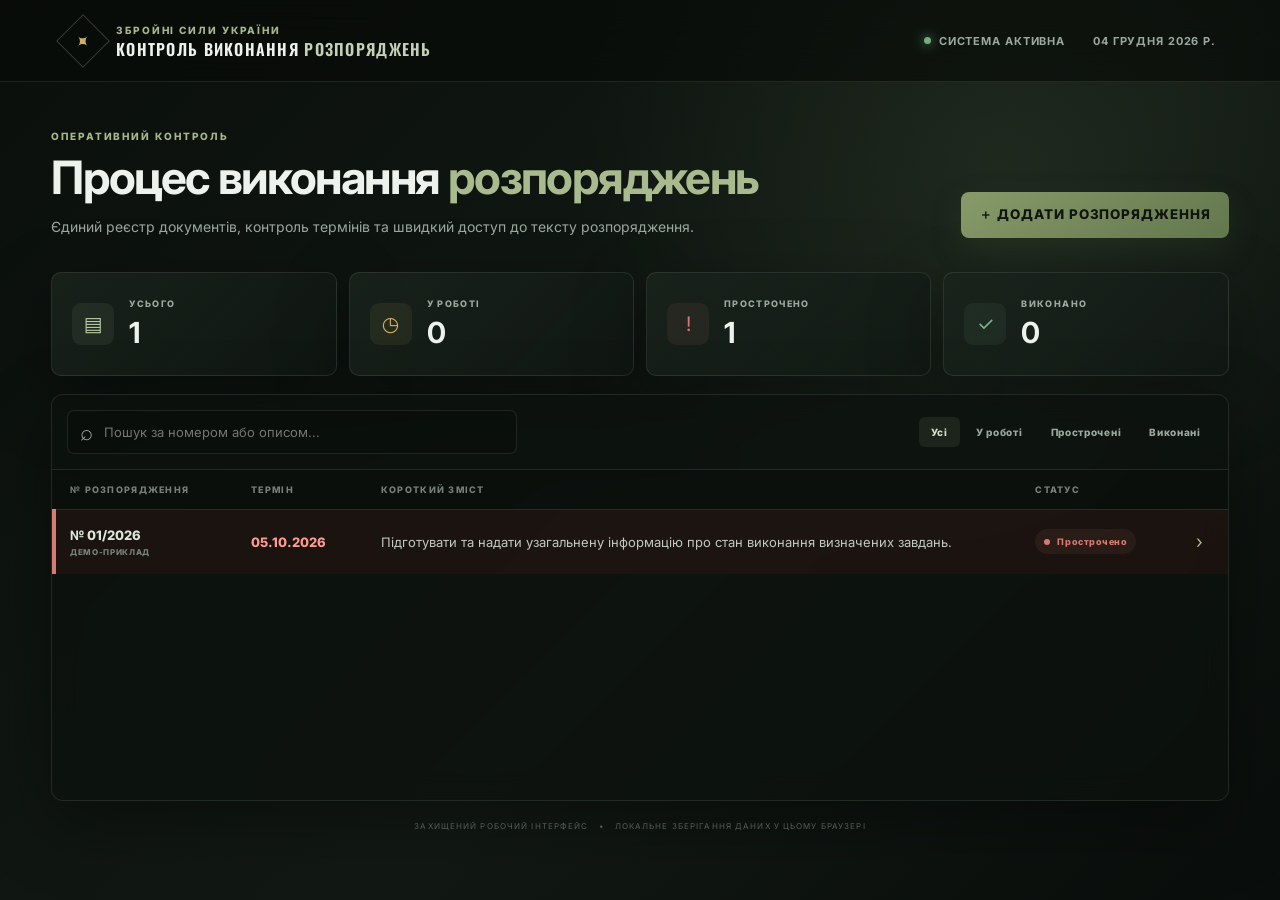
<file: index.html>
<!doctype html>
<html lang="uk">
<head>
  <meta charset="UTF-8" />
  <meta name="viewport" content="width=device-width, initial-scale=1.0" />
  <meta name="theme-color" content="#111713" />
  <meta name="description" content="Дашборд контролю виконання розпоряджень" />
  <title>Контроль виконання розпоряджень</title>
  <link rel="preconnect" href="https://fonts.googleapis.com">
  <link rel="preconnect" href="https://fonts.gstatic.com" crossorigin>
  <link href="https://fonts.googleapis.com/css2?family=Inter:wght@400;500;600;700;800&family=Oswald:wght@500;600&display=swap" rel="stylesheet">
  <link rel="stylesheet" href="styles.css" />
</head>
<body>
  <div class="backdrop" aria-hidden="true">
    <div class="grain"></div>
    <div class="grid"></div>
    <div class="crest-mark">UA</div>
  </div>

  <header class="topbar">
    <div class="brand">
      <div class="brand-mark">✦</div>
      <div>
        <div class="eyebrow">ЗБРОЙНІ СИЛИ УКРАЇНИ</div>
        <h1>КОНТРОЛЬ ВИКОНАННЯ <span>РОЗПОРЯДЖЕНЬ</span></h1>
      </div>
    </div>
    <div class="topbar-meta">
      <div class="live-dot"><i></i> СИСТЕМА АКТИВНА</div>
      <div id="currentDate" class="current-date"></div>
    </div>
  </header>

  <main class="shell">
    <section class="hero-row">
      <div>
        <div class="section-kicker">ОПЕРАТИВНИЙ КОНТРОЛЬ</div>
        <h2>Процес виконання <em>розпоряджень</em></h2>
        <p class="subtitle">Єдиний реєстр документів, контроль термінів та швидкий доступ до тексту розпорядження.</p>
      </div>
      <button class="primary-btn" id="addBtn"><span>＋</span> ДОДАТИ РОЗПОРЯДЖЕННЯ</button>
    </section>

    <section class="stats" id="stats">
      <article class="stat-card"><div class="stat-icon">▤</div><div><span>УСЬОГО</span><strong id="totalCount">0</strong></div></article>
      <article class="stat-card warning"><div class="stat-icon">◷</div><div><span>У РОБОТІ</span><strong id="progressCount">0</strong></div></article>
      <article class="stat-card danger"><div class="stat-icon">!</div><div><span>ПРОСТРОЧЕНО</span><strong id="overdueCount">0</strong></div></article>
      <article class="stat-card success"><div class="stat-icon">✓</div><div><span>ВИКОНАНО</span><strong id="doneCount">0</strong></div></article>
    </section>

    <section class="workspace">
      <div class="toolbar">
        <label class="searchbox"><span>⌕</span><input id="searchInput" type="search" placeholder="Пошук за номером або описом..." /></label>
        <div class="filters" role="group" aria-label="Фільтр статусу">
          <button class="filter active" data-filter="all">Усі</button>
          <button class="filter" data-filter="progress">У роботі</button>
          <button class="filter" data-filter="overdue">Прострочені</button>
          <button class="filter" data-filter="done">Виконані</button>
        </div>
      </div>

      <div class="table-wrap">
        <table>
          <thead><tr><th>№ РОЗПОРЯДЖЕННЯ</th><th>ТЕРМІН</th><th>КОРОТКИЙ ЗМІСТ</th><th>СТАТУС</th><th></th></tr></thead>
          <tbody id="ordersBody"></tbody>
        </table>
        <div class="empty-state" id="emptyState">
          <div class="empty-mark">＋</div>
          <h3>Розпоряджень ще немає</h3>
          <p>Додайте перше розпорядження, щоб сформувати реєстр.</p>
          <button class="secondary-btn" id="emptyAddBtn">ДОДАТИ РОЗПОРЯДЖЕННЯ</button>
        </div>
      </div>
    </section>

    <div class="footer-note"><span>ЗАХИЩЕНИЙ РОБОЧИЙ ІНТЕРФЕЙС</span><span>•</span><span>ЛОКАЛЬНЕ ЗБЕРІГАННЯ ДАНИХ У ЦЬОМУ БРАУЗЕРІ</span></div>
  </main>

  <dialog id="orderDialog" class="dialog">
    <form method="dialog" id="orderForm" class="dialog-card">
      <button type="button" class="close-btn" id="closeDialog" aria-label="Закрити">×</button>
      <div class="dialog-kicker">НОВИЙ ЗАПИС</div>
      <h2>Додати розпорядження</h2>
      <p class="dialog-subtitle">Заповніть основні реквізити та прикріпіть файл документа.</p>

      <div class="form-grid">
        <label><span>№ РОЗПОРЯДЖЕННЯ *</span><input id="orderNumber" required placeholder="Наприклад: 27/2026" /></label>
        <label><span>КІНЦЕВИЙ ТЕРМІН *</span><input id="deadline" required type="date" /></label>
      </div>
      <label><span>ЩО ПОТРІБНО ВИКОНАТИ *</span><textarea id="description" required rows="4" placeholder="Коротко сформулюйте завдання..."></textarea></label>

      <div class="file-drop" id="fileDrop">
        <input id="fileInput" type="file" accept=".pdf,.doc,.docx,.txt,.png,.jpg,.jpeg" hidden />
        <div class="file-icon">⌁</div>
        <div><strong id="fileTitle">Перетягніть файл сюди або оберіть його</strong><small>PDF, DOC, DOCX, TXT, JPG, PNG</small></div>
        <button type="button" class="choose-btn" id="chooseFile">ОБРАТИ ФАЙЛ</button>
      </div>
      <div class="file-error" id="fileError"></div>

      <div class="dialog-actions"><button type="button" class="ghost-btn" id="cancelBtn">СКАСУВАТИ</button><button type="submit" class="primary-btn">ЗБЕРЕГТИ РОЗПОРЯДЖЕННЯ</button></div>
    </form>
  </dialog>

  <dialog id="viewerDialog" class="viewer-dialog">
    <div class="viewer-shell">
      <header class="viewer-header"><div><span class="dialog-kicker">ДОКУМЕНТ</span><h2 id="viewerTitle"></h2></div><button class="close-btn" id="closeViewer">×</button></header>
      <div class="viewer-meta" id="viewerMeta"></div>
      <div class="viewer-content" id="viewerContent"></div>
    </div>
  </dialog>

  <div class="toast" id="toast"></div>
  <script src="app.js"></script>
</body>
</html>
</file>
<file: styles.css>
:root{--bg:#0b100d;--panel:rgba(21,29,24,.84);--panel2:rgba(29,39,32,.76);--line:rgba(216,225,215,.11);--text:#edf2ec;--muted:#9ca89f;--olive:#71845a;--olive2:#a7b78a;--gold:#d0ae62;--danger:#d77a72;--success:#80b38c;--shadow:0 24px 70px rgba(0,0,0,.35)}*{box-sizing:border-box}html{background:var(--bg)}body{margin:0;min-height:100vh;color:var(--text);font-family:Inter,system-ui,sans-serif;background:radial-gradient(circle at 78% 18%,rgba(91,116,79,.18),transparent 34%),linear-gradient(135deg,#0a0f0c,#121914 58%,#090d0b);overflow-x:hidden}.backdrop{position:fixed;inset:0;z-index:-1;overflow:hidden;background:linear-gradient(120deg,rgba(5,8,6,.94),rgba(12,18,14,.82)),url('https://images.unsplash.com/photo-1579912437766-7896df6d3cd3?auto=format&fit=crop&w=2200&q=80') center/cover}.backdrop:after{content:"";position:absolute;inset:0;background:radial-gradient(circle at 65% 50%,transparent,rgba(4,7,5,.65) 72%)}.grain{position:absolute;inset:0;opacity:.07;background-image:url("data:image/svg+xml,%3Csvg viewBox='0 0 180 180' xmlns='http://www.w3.org/2000/svg'%3E%3Cfilter id='n'%3E%3CfeTurbulence type='fractalNoise' baseFrequency='.9' numOctaves='4' stitchTiles='stitch'/%3E%3C/filter%3E%3Crect width='100%25' height='100%25' filter='url(%23n)' opacity='.5'/%3E%3C/svg%3E")}.grid{position:absolute;inset:0;background-image:linear-gradient(rgba(255,255,255,.018) 1px,transparent 1px),linear-gradient(90deg,rgba(255,255,255,.018) 1px,transparent 1px);background-size:48px 48px}.crest-mark{position:absolute;right:-100px;top:13%;font:800 330px/1 Oswald,sans-serif;color:rgba(184,202,177,.025);letter-spacing:-.06em}.topbar{height:82px;padding:0 clamp(20px,5vw,72px);border-bottom:1px solid var(--line);background:rgba(8,12,9,.66);backdrop-filter:blur(18px);display:flex;align-items:center;justify-content:space-between}.brand{display:flex;align-items:center;gap:14px}.brand-mark{width:38px;height:38px;display:grid;place-items:center;border:1px solid rgba(190,207,175,.25);color:var(--gold);font-size:18px;transform:rotate(45deg)}.brand-mark::first-letter{transform:rotate(-45deg)}.eyebrow,.section-kicker,.dialog-kicker{font-size:10px;font-weight:800;letter-spacing:.19em;color:var(--olive2)}h1{font:600 16px/1 Oswald,sans-serif;letter-spacing:.08em;margin:5px 0 0}h1 span{color:#c4d0b8}.topbar-meta{display:flex;align-items:center;gap:28px;color:var(--muted);font-size:11px;font-weight:700;letter-spacing:.08em}.live-dot{display:flex;align-items:center;gap:8px}.live-dot i{width:7px;height:7px;background:#75ad7e;border-radius:50%;box-shadow:0 0 12px #75ad7e}.shell{max-width:1440px;margin:0 auto;padding:48px clamp(20px,4vw,60px) 24px}.hero-row{display:flex;justify-content:space-between;gap:30px;align-items:end;margin-bottom:34px}.section-kicker{margin-bottom:12px}h2{font-size:clamp(28px,4vw,46px);line-height:1.04;letter-spacing:-.035em;margin:0;font-weight:700}h2 em{font-style:normal;color:#a8ba8e}.subtitle{max-width:690px;color:var(--muted);line-height:1.65;font-size:14px;margin:13px 0 0}.primary-btn,.secondary-btn,.choose-btn,.ghost-btn,.filter{font-family:inherit;border:0;cursor:pointer;font-weight:800;letter-spacing:.07em}.primary-btn{background:linear-gradient(135deg,#879a69,#64784f);color:#10150f;padding:14px 18px;border-radius:8px;box-shadow:0 12px 30px rgba(60,80,48,.25);white-space:nowrap}.primary-btn:hover{filter:brightness(1.08);transform:translateY(-1px)}.stats{display:grid;grid-template-columns:repeat(4,1fr);gap:12px;margin-bottom:18px}.stat-card{min-height:104px;padding:20px;background:linear-gradient(135deg,rgba(25,35,28,.88),rgba(17,24,20,.72));border:1px solid var(--line);border-radius:10px;box-shadow:var(--shadow);display:flex;align-items:center;gap:15px}.stat-icon{width:42px;height:42px;border-radius:9px;display:grid;place-items:center;background:rgba(164,184,142,.09);color:#b9cba1;font-size:20px}.stat-card.warning .stat-icon{color:var(--gold);background:rgba(208,174,98,.08)}.stat-card.danger .stat-icon{color:var(--danger);background:rgba(215,122,114,.08)}.stat-card.success .stat-icon{color:var(--success);background:rgba(128,179,140,.08)}.stat-card span{display:block;color:var(--muted);font-size:9px;font-weight:800;letter-spacing:.15em;margin-bottom:6px}.stat-card strong{font-size:29px}.workspace{background:rgba(12,18,14,.76);border:1px solid var(--line);border-radius:12px;overflow:hidden;box-shadow:var(--shadow);backdrop-filter:blur(14px)}.toolbar{padding:15px;border-bottom:1px solid var(--line);display:flex;gap:14px;justify-content:space-between;align-items:center}.searchbox{flex:1;max-width:450px;display:flex;align-items:center;gap:9px;padding:0 12px;border:1px solid var(--line);border-radius:7px;background:rgba(0,0,0,.14)}.searchbox span{font-size:22px;color:var(--muted)}.searchbox input{width:100%;height:42px;background:transparent;border:0;outline:0;color:var(--text);font:inherit;font-size:13px}.filters{display:flex;gap:4px}.filter{background:transparent;color:var(--muted);padding:9px 12px;border-radius:6px;font-size:10px}.filter.active,.filter:hover{background:rgba(142,163,116,.12);color:#d3ddca}.table-wrap{min-height:330px;overflow:auto}table{width:100%;border-collapse:collapse}th{padding:14px 18px;text-align:left;color:#768078;font-size:9px;letter-spacing:.14em;font-weight:800;background:rgba(0,0,0,.12)}td{padding:17px 18px;border-top:1px solid var(--line);font-size:13px;vertical-align:middle}tbody tr{cursor:pointer;transition:.16s}tbody tr:hover{background:rgba(154,178,131,.045)}tbody tr.row-overdue{background:rgba(145,35,35,.11);box-shadow:inset 4px 0 0 var(--danger)}tbody tr.row-overdue:hover{background:rgba(165,45,45,.16)}tbody tr.row-due-soon{background:rgba(208,174,98,.055);box-shadow:inset 4px 0 0 rgba(208,174,98,.7)}td:first-child{font-weight:800;color:#dfe7db}.description{max-width:560px;color:#c1c9c2;line-height:1.45}.deadline{white-space:nowrap;color:#cdd5cd}.row-overdue .deadline{color:#ff9a92;font-weight:800}.row-due-soon .deadline{color:#e3c475;font-weight:800}.status{display:inline-flex;align-items:center;gap:7px;padding:7px 9px;border-radius:999px;font-size:9px;font-weight:800;letter-spacing:.06em}.status:before{content:"";width:6px;height:6px;border-radius:50%;background:currentColor}.status.progress{color:var(--gold);background:rgba(208,174,98,.08)}.status.overdue{color:var(--danger);background:rgba(215,122,114,.08)}.status.done{color:var(--success);background:rgba(128,179,140,.08)}.open-link{color:#a9bc91;font-size:18px}.empty-state{text-align:center;padding:76px 20px}.empty-mark{width:54px;height:54px;border:1px dashed rgba(169,190,145,.35);border-radius:50%;display:grid;place-items:center;margin:0 auto 15px;color:#9eb383;font-size:25px}.empty-state h3{margin:0 0 7px;font-size:16px}.empty-state p{color:var(--muted);font-size:12px;margin:0 0 18px}.secondary-btn{padding:11px 14px;border-radius:7px;background:rgba(137,160,112,.12);color:#b9caa6;border:1px solid rgba(137,160,112,.22);font-size:9px}.footer-note{display:flex;justify-content:center;gap:10px;color:#667068;font-size:8px;letter-spacing:.14em;padding:20px}.dialog,.viewer-dialog{border:0;padding:0;background:transparent;color:var(--text);max-width:none}.dialog::backdrop,.viewer-dialog::backdrop{background:rgba(2,5,3,.78);backdrop-filter:blur(8px)}.dialog-card{width:min(650px,calc(100vw - 30px));padding:28px;border:1px solid rgba(202,218,194,.14);border-radius:13px;background:linear-gradient(145deg,#1a241d,#111812);box-shadow:0 30px 100px #000;position:relative}.dialog-card h2{font-size:28px;margin-top:7px}.dialog-subtitle{color:var(--muted);font-size:12px;margin:9px 0 23px}.close-btn{position:absolute;right:18px;top:16px;border:0;background:transparent;color:#849088;font-size:28px;cursor:pointer}.form-grid{display:grid;grid-template-columns:1fr 1fr;gap:12px}.dialog-card label{display:block;margin-bottom:14px}.dialog-card label>span{display:block;font-size:9px;letter-spacing:.13em;color:#879289;font-weight:800;margin-bottom:7px}.dialog-card input,.dialog-card textarea{width:100%;border:1px solid var(--line);background:rgba(0,0,0,.16);border-radius:7px;padding:12px;color:var(--text);font:inherit;font-size:12px;outline:none}.dialog-card input:focus,.dialog-card textarea:focus{border-color:rgba(160,184,133,.5)}.file-drop{display:flex;align-items:center;gap:13px;border:1px dashed rgba(151,174,130,.3);border-radius:8px;padding:14px;background:rgba(126,151,104,.04);margin:4px 0 8px}.file-icon{font-size:22px;color:#a5b98e}.file-drop strong{display:block;font-size:11px}.file-drop small{display:block;color:#737e76;font-size:9px;margin-top:4px}.choose-btn{margin-left:auto;background:rgba(154,177,130,.1);border:1px solid rgba(154,177,130,.2);color:#b5c6a0;padding:9px;border-radius:6px;font-size:9px}.file-error{min-height:15px;color:#d77a72;font-size:10px}.dialog-actions{display:flex;justify-content:flex-end;gap:8px;margin-top:16px}.ghost-btn{padding:13px;background:transparent;color:#8d978f;font-size:9px}.viewer-dialog{width:100%;height:100%;margin:0}.viewer-shell{height:100vh;background:#0b100d;display:flex;flex-direction:column}.viewer-header{position:relative;padding:19px 30px;border-bottom:1px solid var(--line);display:flex;justify-content:space-between;align-items:center}.viewer-header h2{font-size:24px;margin-top:4px}.viewer-meta{padding:11px 30px;border-bottom:1px solid var(--line);color:#9da79f;font-size:11px}.viewer-content{flex:1;display:grid;place-items:center;padding:22px;overflow:auto}.viewer-content iframe{width:min(1100px,100%);height:100%;min-height:650px;border:1px solid var(--line);border-radius:7px;background:#fff}.viewer-text{width:min(900px,100%);white-space:pre-wrap;background:#f6f6f2;color:#20231f;padding:45px;min-height:80%;line-height:1.65;font-family:Georgia,serif}.unsupported{padding:40px;text-align:center;color:var(--muted)}.unsupported strong{display:block;color:var(--text);margin-bottom:8px}.toast{position:fixed;bottom:25px;right:25px;background:#dfe9d9;color:#182019;padding:12px 16px;border-radius:7px;font-size:11px;font-weight:700;transform:translateY(100px);opacity:0;transition:.25s;box-shadow:0 15px 40px #0008}.toast.show{transform:none;opacity:1}@media(max-width:900px){.stats{grid-template-columns:1fr 1fr}.hero-row{align-items:start;flex-direction:column}.toolbar{align-items:stretch;flex-direction:column}.searchbox{max-width:none}.filters{overflow:auto}.topbar-meta .current-date{display:none}}@media(max-width:620px){.stats{grid-template-columns:1fr 1fr}.stats .stat-card{min-height:88px;padding:13px}.stat-card strong{font-size:22px}.form-grid{grid-template-columns:1fr}.file-drop{align-items:flex-start;flex-wrap:wrap}.choose-btn{margin-left:0}.primary-btn{font-size:10px}.shell{padding-top:30px}th:nth-child(3),td:nth-child(3){display:none}}
</file>
